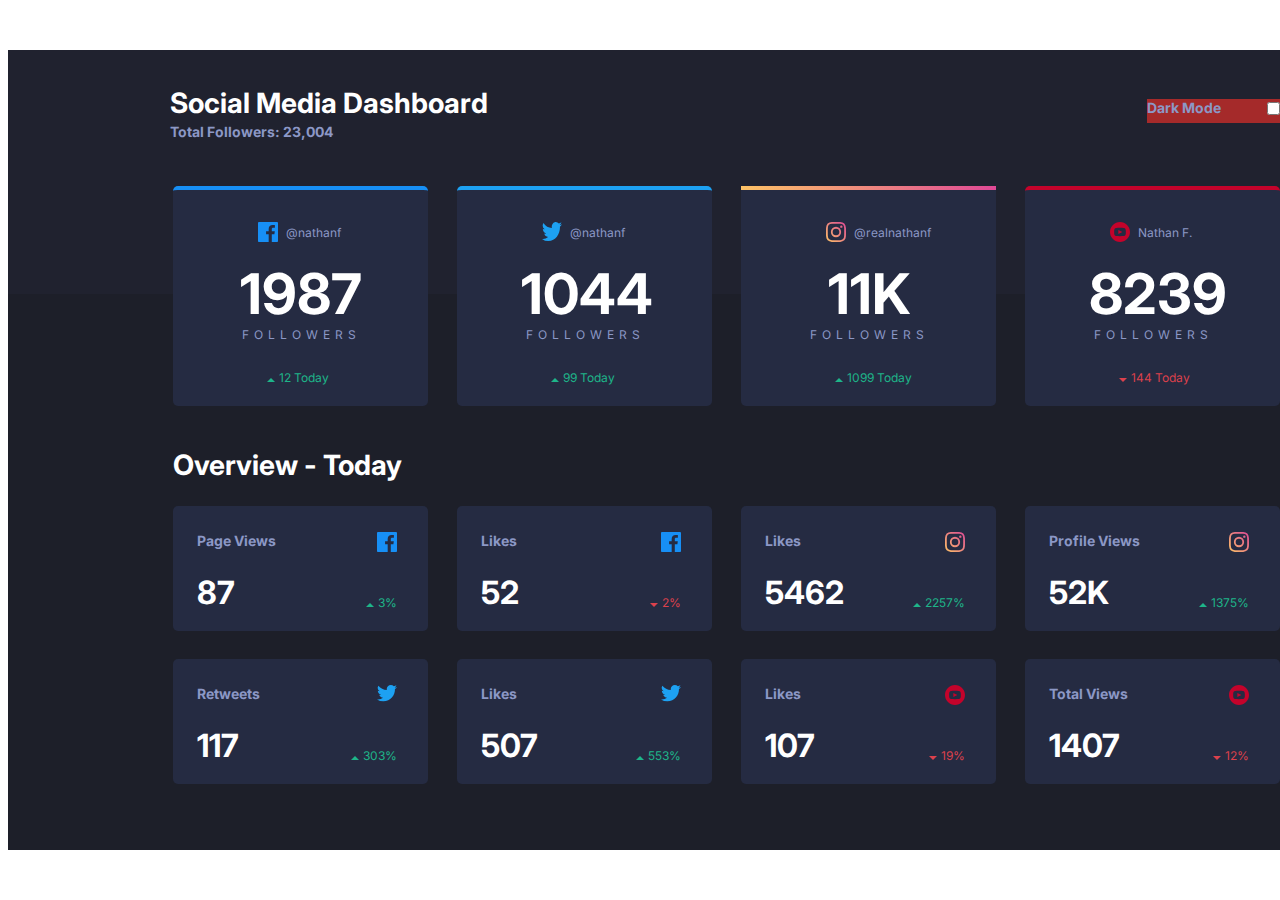
<file: index.html>
<!DOCTYPE html>
<html lang="en">
<head>
    <meta charset="UTF-8">
    <meta name="viewport" content="width=device-width, initial-scale=1.0">
    <link href="https://fonts.googleapis.com/css2?family=Inter:wght@400;700&display=swap" rel="stylesheet">
    <link rel="stylesheet" href="style.css" type="text/css">
    <title>Social Media Dash</title>
</head>
<body>
    <div class="socialDash background-dark">
        <div class="top-background top-background-dark">
            
        </div>
        <div id="header">
            <div id="title">
                <h3>Social Media Dashboard</h3>
                <h5 class="grey">Total Followers: 23,004</h5>
            </div>
            <div id="toggle">
                <h5><span id="mode-text" class="mode-text-dark">Dark Mode</span></h5>
                <input type="checkbox" name="switch" id="switch">
            </div>
        </div>

        <div id="mainCards">
            <div id="fb" class="card mg-r-3 fb-border cards-dark">
                <div class="title">
                    <img src="images/icon-facebook.svg" alt="facebook icon">
                    <p>@nathanf</p>
                </div>
                <div class="body">
                    <h1>1987</h1>
                    <p>FOLLOWERS</p>
                </div>
                <div class="footer">
                    <img src="images/icon-up.svg" alt="up icon">
                    <p class="up">12 Today</p>
                </div>
            </div>
            <div id="twitter" class="card mg-r-3 tw-border cards-dark">
                <div class="title">
                    <img src="images/icon-twitter.svg" alt="twitter icon">
                    <p>@nathanf</p>
                </div>
                <div class="body">
                    <h1>1044</h1>
                    <p>FOLLOWERS</p>
                </div>
                <div class="footer">
                    <img src="images/icon-up.svg" alt="up icon">
                    <p class="up">99 Today</p>
                </div>
            </div>
            <div id="insta" class="card mg-r-3 inst-border cards-dark">
                <div class="title">
                    <img src="images/icon-instagram.svg" alt="instagram icon">
                    <p>@realnathanf</p>
                </div>
                <div class="body">
                    <h1>11K</h1>
                    <p>FOLLOWERS</p>
                </div>
                <div class="footer">
                    <img src="images/icon-up.svg" alt="up icon">
                    <p class="up">1099 Today</p>
                </div>
            </div>
            <div id="youtube" class="card yout-border cards-dark">
                <div class="title">
                    <img src="images/icon-youtube.svg" alt="youtube icon">
                    <p>Nathan F.</p>
                </div>
                <div class="body">
                    <h1>8239</h1>
                    <p>FOLLOWERS</p>
                </div>
                <div class="footer">
                    <img src="images/icon-down.svg" alt="down icon">
                    <p class="down">144 Today</p>
                </div>
            </div>
        </div>
        
        <div id="secondSection">
            <div id="secondaryTitle">
                <h3>Overview - Today</h3>
            </div>
            <div id="fb-views" class="card mg-r-3 mg-b-3 cards-dark">
                <div class="header">
                    <h5>Page Views</h5>
                    <img src="images/icon-facebook.svg" alt="facebook icon">
                </div>
                <div class="footer">
                    <h2 class="number">87</h2>
                    <div class="difference">
                        <div class="difference-inner">
                            <img src="images/icon-up.svg">
                            <p class="up">3%</p>
                        </div>
                    </div>
                </div>
            </div>
            <div id="fb-likes" class="card mg-r-3 mg-b-3 cards-dark">
                <div class="header">
                    <h5>Likes</h5>
                    <img src="images/icon-facebook.svg" alt="facebook icon">
                </div>
                <div class="footer">
                    <h2 class="number">52</h2>
                    <div class="difference">
                        <div class="difference-inner">
                            <img src="images/icon-down.svg">
                            <p class="down">2%</p>
                        </div>
                    </div>
                </div>
            </div>
            <div id="inst-likes" class="card mg-r-3 mg-b-3 cards-dark">
                <div class="header">
                    <h5>Likes</h5>
                    <img src="images/icon-instagram.svg" alt="instagram icon">
                </div>
                <div class="footer">
                    <h2 class="number">5462</h2>
                    <div class="difference">
                        <div class=difference-inner>
                            <img src="images/icon-up.svg">
                            <p class="up">2257%</p>
                        </div>
                    </div>
                </div>
            </div>
            <div id="inst-views" class="card mg-b-3 cards-dark">
                <div class="header">
                    <h5>Profile Views</h5>
                    <img src="images/icon-instagram.svg" alt="instagram icon">
                </div>
                <div class="footer">
                    <h2 class="number">52K</h2>
                    <div class="difference">
                        <div class="difference-inner">
                            <img src="images/icon-up.svg">
                            <p class="up">1375%</p>
                        </div>
                    </div>
                </div>
            </div>
            <div id="twitt-retweet" class="card mg-r-3 mg-b-3 cards-dark">
                <div class="header">
                    <h5>Retweets</h5>
                    <img src="images/icon-twitter.svg" alt="twitter icon">
                </div>
                <div class="footer">
                    <h2 class="number">117</h2>
                    <div class="difference">
                        <div class="difference-inner">
                            <img src="images/icon-up.svg">
                            <p class="up">303%</p>
                        </div>
                    </div>
                </div>
            </div>
            <div id="twitt-likes" class="card mg-r-3 mg-b-3 cards-dark">
                <div class="header">
                    <h5>Likes</h5>
                    <img src="images/icon-twitter.svg" alt="twitter icon">
                </div>
                <div class="footer">
                    <h2 class="number">507</h2>
                    <div class="difference">
                        <div class="difference-inner">
                            <img src="images/icon-up.svg">
                            <p class="up">553%</p>
                        </div>
                    </div>
                </div>
            </div>
            <div id="yout-likes" class="card mg-r-3 mg-b-3 cards-dark">
                <div class="header">
                    <h5>Likes</h5>
                    <img src="images/icon-youtube.svg" alt="youtube icon">
                </div>
                <div class="footer">
                    <h2 class="number">107</h2>
                    <div class="difference">
                        <div class="difference-inner">
                            <img src="images/icon-down.svg">
                            <p class="down">19%</p>
                        </div>
                    </div>
                </div>
            </div>
            <div id="yout-views" class="card mg-b-3 cards-dark">
                <div class="header">
                    <h5>Total Views</h5>
                    <img src="images/icon-youtube.svg" alt="youtube icon">
                </div>
                <div class="footer">
                    <h2 class="number">1407</h2>
                    <div class="difference">
                        <div class="difference-inner">
                            <img src="images/icon-down.svg">
                            <p class="down">12%</p>
                        </div>
                    </div>
                </div>
            </div>
        </div>
    </div>
    <section id="scripts">
        <script src="script.js"></script>
    </section>
</body>
</html>
</file>
<file: style.css>
html{
    font-size:15px;
    font-family: 'Inter', sans-serif;
}
.socialDash {
    width:1440px;
    height:800px;
    margin:50px auto;
}
p, h1, h2, h3, h4, h5 {
    padding:0px;
    margin:0px;
    
}

h1 {
    font-size:56px;
}

h3 {
    font-size:28px;
}

h5 {
    font-size:14px;
}

p {
    font-size:12px;
    color:#8C98C6;
}

/* dark colours start */

.background-dark {
    transition:0.25s;
    background-color: #1D1F29;
    color:white;
}

.top-background-dark {
    transition:0.5;
    background-color:#20222F;
}

.cards-dark {
    transition:0.5s;
    background-color: #252B42;
}

.cards-dark:hover{
    background-color:#333A55;
    transition:0.5s;
}

.grey {
    transition:5s;
    color:#8C98C6;
}

.mode-text-dark {
    color:#8C98C6;
}

.mode-text-dark:hover {
    color:#FFFFFF;
}
/* dark colours end */

/* light colours start */

.background-light {
    background-color:#FFFFFF;
    color:#1D1F29;
}

.top-background-light {
    background-color:#F7F9FF;
}

.cards-light {
    background-color:#F1F3FA;
}

.cards-light:hover{
    background-color:#E1E4F0;
    transition:0.5s;
}

.mode-text-light {
    color:#848BAB;
}

.mode-text-light {
    color:#848BAB;
}
/* light colours end */

.down {
    color:#DC414C;
}

.up {
    color:#1EB589;
}


.fb-border {
    border-top: 4px solid #178FF5;
}

.tw-border {
    border-top:4px solid #1DA1F2;
}

.inst-border {
    border-top: 4px solid;
    border-radius:5px;
    border-image: linear-gradient(90deg, rgb(253,195,102), rgb(238,135,126), rgb(223,72,150))1;
}

.yout-border {
    border-top: 4px solid #C4032B;
}


.top-background{
    position:absolute;
    height:244px;
    width:1440px;
}

#header {
    width:1440px;
    height:136px;
    position:relative;
}

#header h3 {
    position:absolute;
    top:36px;
    left:162px;
    font-weight:bold;
}

#header #title h5 {
    position:absolute;
    top:73px;
    left:162px;
    font-weight:bold;
}
#header #toggle {
    position:absolute;
    top:49px;
    right:165px;
    width:136px;
    height:24px;
    font-size:14px;
    background-color: brown;
}

#header #toggle h5 {
    width:75px;
    height:17px;
    float:left;
}

#header #toggle input {
    float:right;
}

.center {
    margin:auto;
}

.mg-r-3 {
    margin-right:25px;
}

.mg-b-3 {
    margin-bottom:24px;
}
#mainCards {
    width:1110px;
    height:216px;
    margin:auto;
    padding:0px;
}
#mainCards .card {
    display:inline-block;
    width:255px;
    height:216px;
    position:relative;
    border-radius:5px;
}

#mainCards .card .title {
    position:absolute;
    margin: 32px 84px 28px 85px;
    height:20px;
    width:85px;
}
#mainCards .card .title img {
    height:20px;
    width:20px;
}

#mainCards .card .title p {
    position:absolute;
    top:3px;
    bottom:2xp;
    left:28px;
    display:inline;
}
#mainCards .card .body {
    position:absolute;
    margin: 80px 64px 64px 64px;
    height:72px;
    width:127px;
    text-align:center;
}

#mainCards .card .body h1 {
    line-height: 48px;
}

#mainCards .card .body p {
    margin-top:9px;
    width:118px;
    position:absolute;
    left:5px;
    letter-spacing: 5px;
    font-size:12px;
}
#mainCards .card .footer {
    position:absolute;
    margin:177px 95px 24px 94px;
    height:15px;
    width:82px;
}

#mainCards .card .footer img {
    width:8px;
    height:4px;
}

#mainCards .card .footer p {
    position:absolute;
    top:3px;
    bottom:2xp;
    left:12px;
    display:inline;
}

#secondSection {
    width:1110px;
    height:298px;
    position:relative;
    left:165px;
    top:46px;
}

#secondaryTitle{
    font-weight:bold;
    font-size:24px;
}

#secondSection .card {
    width:255px;
    height:125px;
    position:relative;
    top:24px;
    display:inline-block;
    border-radius:5px; 
}

#secondSection .card .header {
    width:200px;
    height:20px;
    position:absolute;
    left:24px;
    top:26px;
}

#secondSection .card .header h5 {
    color:#8C98C6;
    float:left;
}

#secondSection .card .header img {
    float:right;
}

#secondSection .card .difference {
    position:absolute;
    top:86px;
    right:31px;
    bottom:24px;
    width:52px;
    height:15px;
}

#secondSection .card .difference p {
    display:inline;
}

#secondSection .card .difference-inner {
    float:right;
}

#secondSection .card .number {
    width:41px;
    height:39px;
    font-weight:bold;
    font-size:32px;
    position:absolute;
    top:67px;
    left:24px; 
}
</file>
